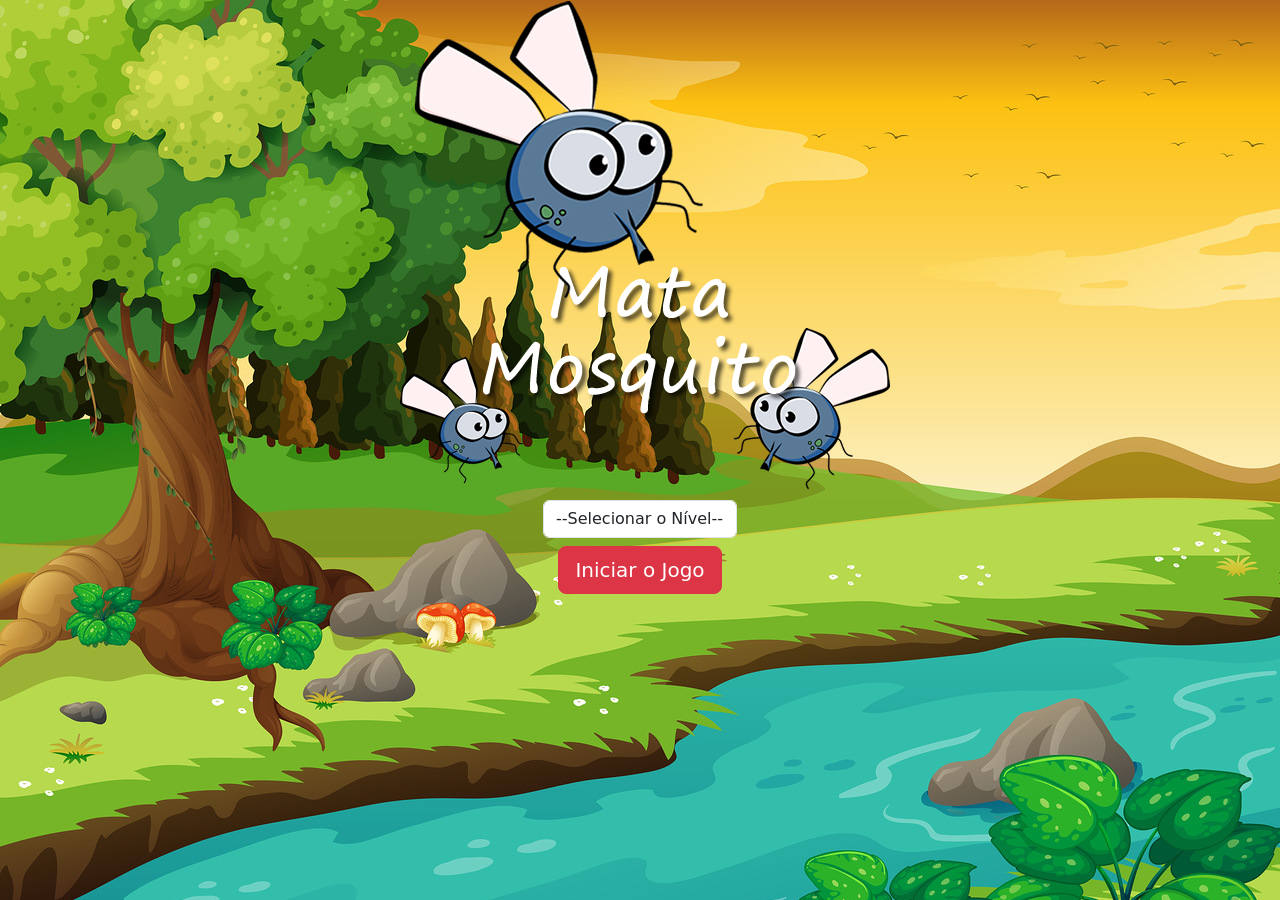
<file: index.html>
<!DOCTYPE html>
<html lang="pt-br">
    <head>
        <meta charset="UTF-8">
        <meta http-equiv="X-UA-Compatible" content="IE=edge">
        <meta name="viewport" content="width=device-width, initial-scale=1.0">
        <title>Mata Mosquito</title>
        <link href="https://cdn.jsdelivr.net/npm/bootstrap@5.0.1/dist/css/bootstrap.min.css" rel="stylesheet" integrity="sha384-+0n0xVW2eSR5OomGNYDnhzAbDsOXxcvSN1TPprVMTNDbiYZCxYbOOl7+AMvyTG2x" crossorigin="anonymous">
        <link rel="stylesheet" href="css/style.css">
        <script src="js/game.js"></script>
    </head>
    <body>
        <div class="container">
            <div class="row">
                <div class="col">
                    <div class="d-flex justify-content-center">
                        <img src="images/game.png">
                    </div>
                </div>
            </div>

            <div class="row">
                <div class="col">
                    <div class="d-flex justify-content-center">
                        <div class="mb-2">
                            <select class="form-control" id="level">
                                <option value="">--Selecionar o Nível--</option>
                                <option value="Easy">Fácil</option>
                                <option value="Average">Médio</option>
                                <option value="Difficult">Difícil</option>
                            </select>
                        </div>
                    </div>
                </div>
            </div>

            <div class="row">
                <div class="col">
                    <div class="d-flex justify-content-center">
                        <button type="button" class="btn btn-danger btn-lg" onclick="startGame()">Iniciar o Jogo</button>
                    </div>
                </div>
            </div>
        </div>
    </body>
</html>
</file>
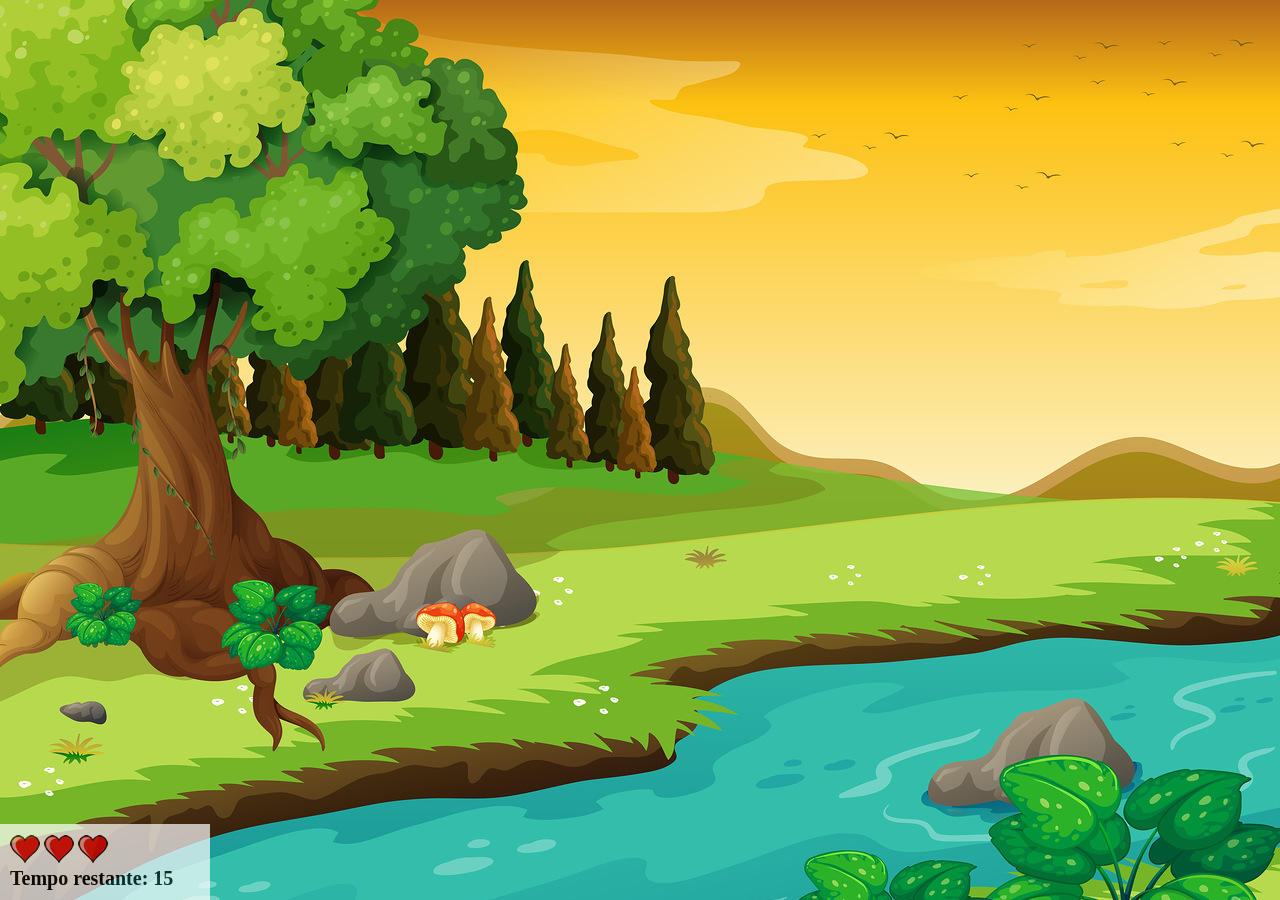
<file: app.html>
<!DOCTYPE html>
<html lang="pt-br">
    <head>
        <meta charset="UTF-8">
        <meta http-equiv="X-UA-Compatible" content="IE=edge">
        <meta name="viewport" content="width=device-width, initial-scale=1.0">
        <title>Mata Mosquito</title>
        <link rel="stylesheet" href="css/style.css">
        <script src="js/game.js"></script>
    </head>
    <body onresize="adjustsSizeSetGame()">
        <div class="painel">
            <div class="lives">
                <img id="l1" src="images/full_heart.png" >
                <img id="l2" src="images/full_heart.png" >
                <img id="l3" src="images/full_heart.png" >
            </div>
            <div class="chronometer">Tempo restante: <span id="chronometer"></span></div>
        </div>
        <script>
            document.getElementById('chronometer').innerHTML = time;

            var createGnat = setInterval(function(){
                randomPosition()
            }, createTimeGnat)
        </script>
    </body>
</html>
</file>
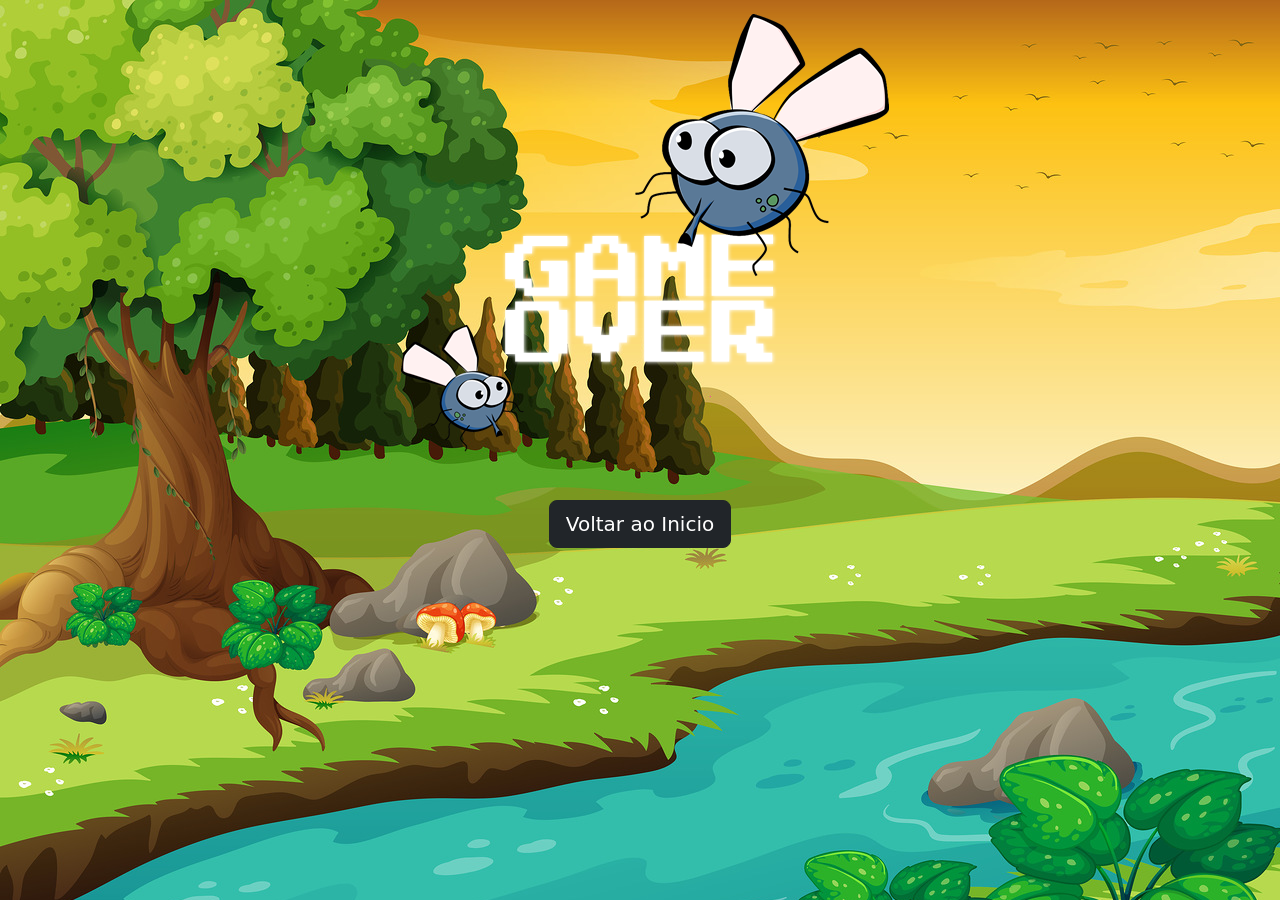
<file: game_over.html>
<!DOCTYPE html>
<html lang="pt-br">
    <head>
        <meta charset="UTF-8">
        <meta http-equiv="X-UA-Compatible" content="IE=edge">
        <meta name="viewport" content="width=device-width, initial-scale=1.0">
        <title>Fim de Jogo</title>
        <link href="https://cdn.jsdelivr.net/npm/bootstrap@5.0.1/dist/css/bootstrap.min.css" rel="stylesheet" integrity="sha384-+0n0xVW2eSR5OomGNYDnhzAbDsOXxcvSN1TPprVMTNDbiYZCxYbOOl7+AMvyTG2x" crossorigin="anonymous">
        <link rel="stylesheet" href="css/style.css">
        <script src="js/game.js"></script>
    </head>
    <body>
        <div class="container">
            <div class="row">
                <div class="col">
                    <div class="d-flex justify-content-center">
                        <img src="images/game_over.png">
                    </div>
                </div>
            </div>
            <div class="row">
                <div class="col">
                    <div class="d-flex justify-content-center">
                        <button type="button" class="btn btn-dark btn-lg" onclick="index()">Voltar ao Inicio</button>
                    </div>
                </div>
            </div>
        </div>
    </body>
</html>
</file>
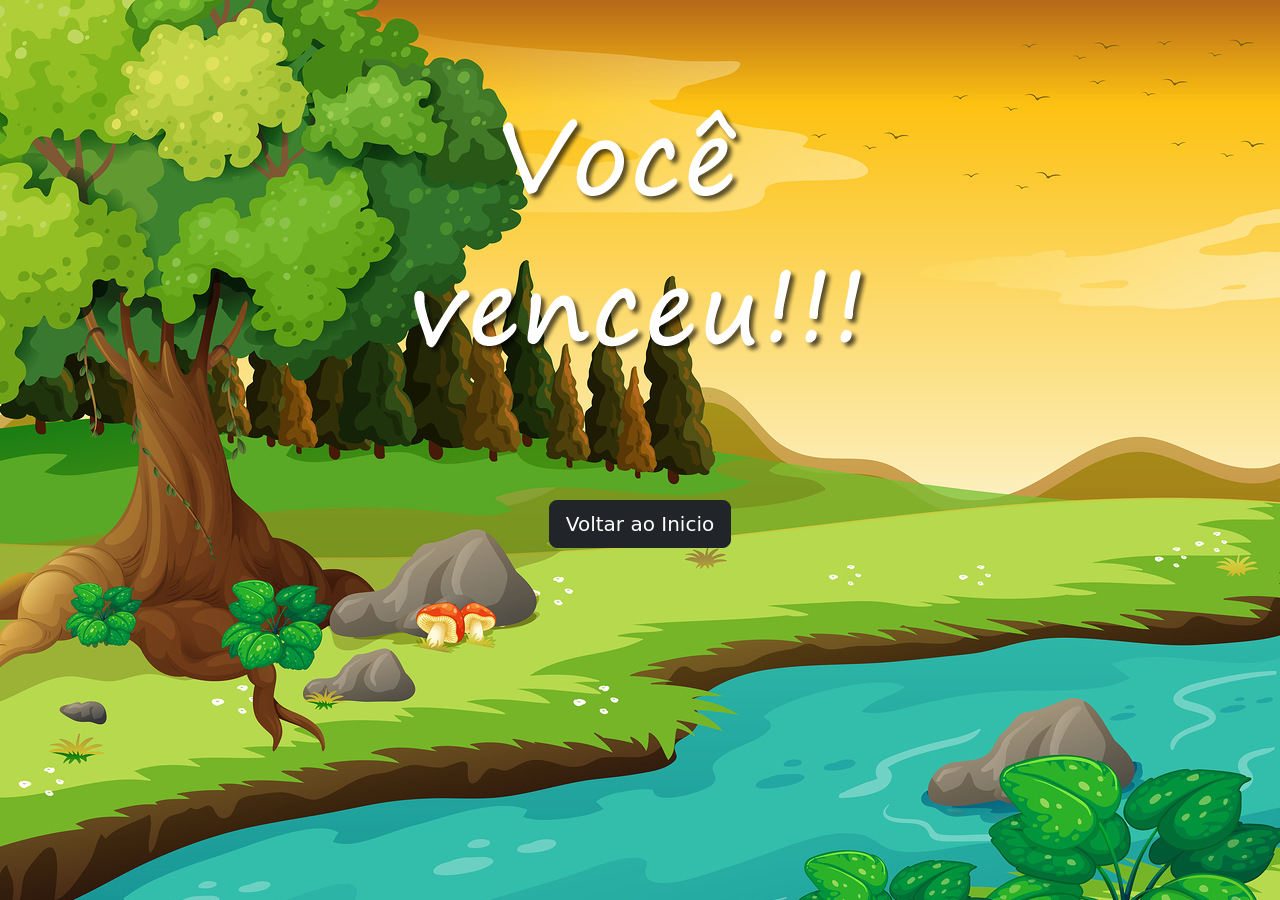
<file: victory.html>
<!DOCTYPE html>
<html lang="pt-br">
    <head>
        <meta charset="UTF-8">
        <meta http-equiv="X-UA-Compatible" content="IE=edge">
        <meta name="viewport" content="width=device-width, initial-scale=1.0">
        <title>Vitória</title>
        <link href="https://cdn.jsdelivr.net/npm/bootstrap@5.0.1/dist/css/bootstrap.min.css" rel="stylesheet" integrity="sha384-+0n0xVW2eSR5OomGNYDnhzAbDsOXxcvSN1TPprVMTNDbiYZCxYbOOl7+AMvyTG2x" crossorigin="anonymous">
        <link rel="stylesheet" href="css/style.css">
        <script src="js/game.js"></script>
    </head>
    <body>
        <div class="container">
            <div class="row">
                <div class="col">
                    <div class="d-flex justify-content-center">
                        <img src="images/victory.png">
                    </div>
                </div>
            </div>
            <div class="row">
                <div class="col">
                    <div class="d-flex justify-content-center">
                        <button type="button" class="btn btn-dark btn-lg" onclick="index()">Voltar ao Inicio</button>
                    </div>
                </div>
            </div>
        </div>
    </body>
</html>
</file>
<file: css/style.css>
html{
    cursor: url(../images/kills_gnat.png) 30 30, auto;
}

body{
    background-image: url(../images/bg.jpg);
    background-repeat: no-repeat;
    background-size: 100%;
}

.gnat1{
    width: 50px;
    height: 50px;
}

.gnat2{
    width: 70px;
    height: 70px;
}

.gnat3{
    width: 90px;
    height: 90px;
}

.sideA{
    transform: scaleX(1);
}

.sideB{
    transform: scaleX(-1);
}

.painel{
    position: absolute;
    width: 190px;
    padding: 10px;
    left: 0px;
    bottom: 0px;
    border-top: solid 1px #fff;
    background: #fff;
    opacity: 0.7;
}

.lives{
    float: left;
}

.chronometer{
    float: left;
    font-size: 20px;
    font-weight: bold;
}
</file>
